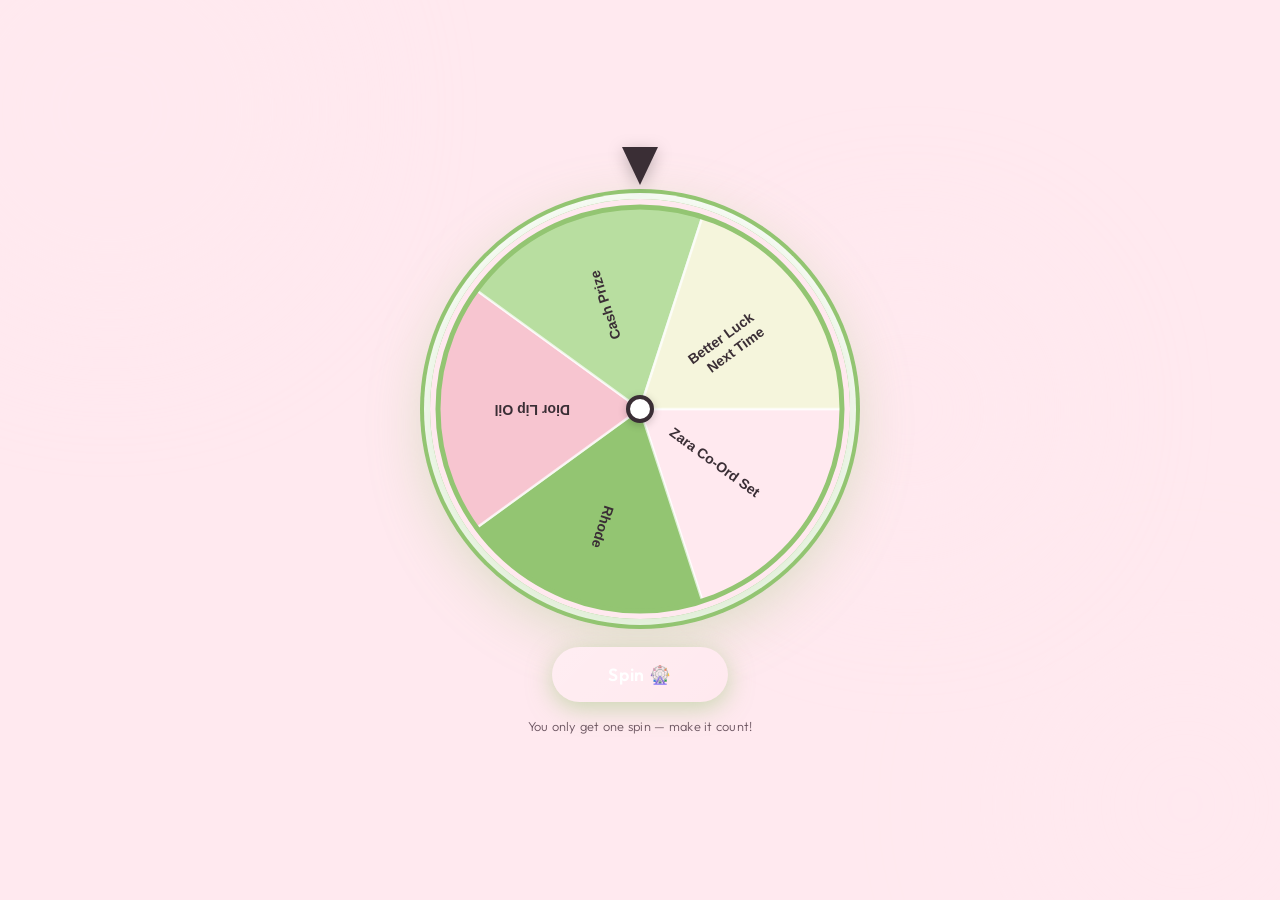
<file: index.html>
<!DOCTYPE html>
<html lang="en">
<head>
  <meta charset="UTF-8" />
  <meta name="viewport" content="width=device-width, initial-scale=1.0" />
  <title>Spin to Win 🎉</title>
  <link rel="preconnect" href="https://fonts.googleapis.com" />
  <link rel="preconnect" href="https://fonts.gstatic.com" crossorigin />
  <link href="https://fonts.googleapis.com/css2?family=Playfair+Display:wght@500;700&family=Outfit:wght@300;400;600&display=swap" rel="stylesheet" />
  <link rel="stylesheet" href="style.css" />
</head>
<body>
  <div class="page-wrapper">

    <!-- Decorative floating blobs -->
    <div class="blob blob-1"></div>
    <div class="blob blob-2"></div>
    <div class="blob blob-3"></div>



    <main class="wheel-section">
      <!-- Pointer -->
      <div class="pointer-wrap">
        <div class="pointer"></div>
      </div>

      <!-- Wheel Canvas -->
      <div class="wheel-container">
        <canvas id="wheelCanvas" width="420" height="420"></canvas>
      </div>

      <!-- Spin Button -->
      <button id="spinBtn" class="spin-btn">
        <span class="spin-btn-text">Spin 🎡</span>
      </button>

      <p id="spinNote" class="spin-note">You only get one spin — make it count!</p>
    </main>

    <!-- Result Overlay -->
    <div id="resultOverlay" class="result-overlay hidden">
      <div class="result-card">
        <div class="result-emoji">🎉</div>
        <h2 class="result-title">You got:</h2>
        <p id="resultText" class="result-prize"></p>
        <p class="result-sub">Redirecting you to your surprise...</p>
        <div class="loader-bar"><div class="loader-fill"></div></div>
      </div>
    </div>

  </div>

  <script src="wheel.js"></script>
</body>
</html>
</file>
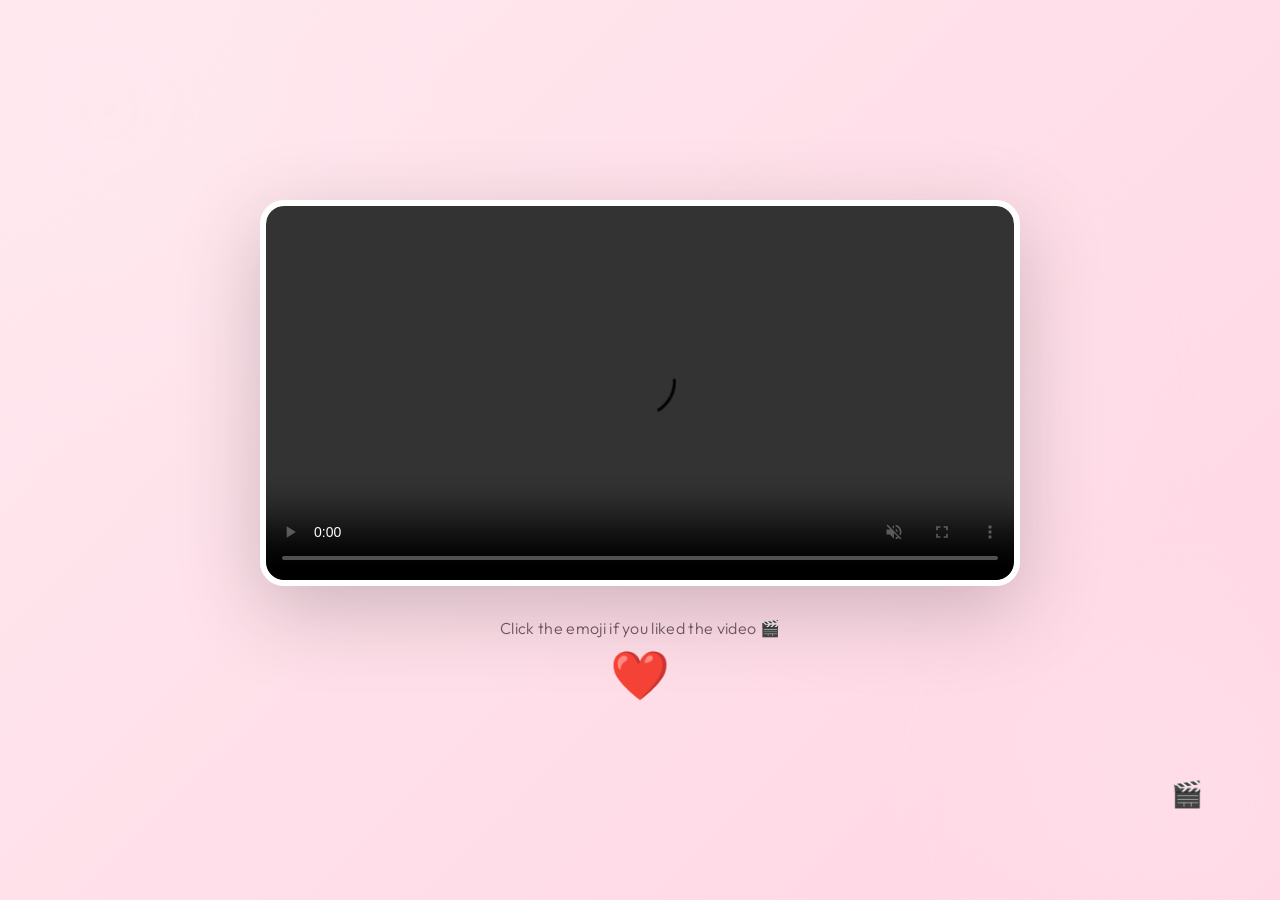
<file: video.html>
<!DOCTYPE html>
<html lang="en">
<head>
  <meta charset="UTF-8" />
  <meta name="viewport" content="width=device-width, initial-scale=1.0" />
  <title>For You 🎬</title>
  <link rel="preconnect" href="https://fonts.googleapis.com" />
  <link rel="preconnect" href="https://fonts.gstatic.com" crossorigin />
  <link href="https://fonts.googleapis.com/css2?family=Playfair+Display:wght@500;700&family=Outfit:wght@300;400;600&display=swap" rel="stylesheet" />
  <link rel="stylesheet" href="style.css" />
  <style>
    .video-page {
      min-height: 100vh;
      background: linear-gradient(135deg, #FFE9EF 0%, #ffd6e4 100%);
      display: flex;
      flex-direction: column;
      align-items: center;
      justify-content: center;
      padding: 60px 20px;
      position: relative;
      overflow: hidden;
    }

    .video-header {
      text-align: center;
      margin-bottom: 36px;
      z-index: 1;
    }

    .video-label {
      font-size: 0.85rem;
      letter-spacing: 0.2em;
      text-transform: uppercase;
      color: var(--green);
      font-weight: 600;
      margin-bottom: 10px;
    }

    .video-title {
      font-family: 'Playfair Display', serif;
      font-size: clamp(2rem, 5vw, 3.2rem);
      color: var(--text-dark);
      margin-bottom: 10px;
    }

    .video-subtitle {
      font-size: 0.95rem;
      color: var(--text-mid);
      font-weight: 300;
    }

    /* Video frame */
    .video-frame {
      z-index: 10;
      position: relative;
      max-width: 760px;
      width: 92%;
      border-radius: 24px;
      overflow: hidden;
      box-shadow: 0 24px 80px rgba(58, 46, 53, 0.25);
      border: 6px solid #fff;
      animation: revealVideo 0.8s cubic-bezier(0.34, 1.56, 0.64, 1) both;
    }

    @keyframes revealVideo {
      from { opacity: 0; transform: translateY(40px) scale(0.95); }
      to   { opacity: 1; transform: translateY(0) scale(1); }
    }

    .video-frame::before {
      content: '';
      position: absolute;
      inset: -12px;
      border-radius: 30px;
      background: linear-gradient(135deg, var(--green), var(--pink));
      z-index: -1;
      filter: blur(20px);
      opacity: 0.55;
    }

    .video-frame video {
      width: 100%;
      display: block;
      border-radius: 18px;
    }

    /* Sparkles */
    .sparkle {
      position: absolute;
      font-size: 1.6rem;
      animation: floatSparkle 4s ease-in-out infinite;
      z-index: 0;
      pointer-events: none;
    }

    .sparkle:nth-child(1) { top: 8%;  left: 6%;  animation-delay: 0s; }
    .sparkle:nth-child(2) { top: 10%; right: 8%; animation-delay: 1s; }
    .sparkle:nth-child(3) { bottom: 14%; left: 5%;  animation-delay: 2s; }
    .sparkle:nth-child(4) { bottom: 10%; right: 6%; animation-delay: 0.5s; }

    .video-footer {
      margin-top: 32px;
      text-align: center;
      z-index: 11;
      position: relative;
    }

    .video-footer p {
      font-size: 1rem;
      color: var(--text-mid);
      font-weight: 300;
      margin-bottom: 14px;
      letter-spacing: 0.02em;
    }

    .heart-btn {
      font-size: 3rem;
      background: none;
      border: none;
      cursor: pointer;
      display: inline-block;
      transition: transform 0.15s ease;
      line-height: 1;
      user-select: none;
    }

    .heart-btn:hover {
      transform: scale(1.2);
    }

    .heart-btn.pop {
      animation: heartPop 0.4s cubic-bezier(0.34, 1.56, 0.64, 1);
    }

    @keyframes heartPop {
      0%   { transform: scale(1); }
      50%  { transform: scale(1.5); }
      100% { transform: scale(1); }
    }
  </style>
</head>
<body>
  <div class="video-page">

    <!-- Background blobs -->
    <div class="blob blob-1"></div>
    <div class="blob blob-2"></div>
    <div class="blob blob-3"></div>

    <!-- Floating sparkles -->
    <span class="sparkle">🎬</span>
    <span class="sparkle">✨</span>
    <span class="sparkle">💫</span>
    <span class="sparkle">🌸</span>



    <!-- Looping Video -->
    <div class="video-frame">
      <video
        id="mainVideo"
        src="video.mp4"
        autoplay
        loop
        muted
        playsinline
        controls
      ></video>
    </div>

    <!-- Heart section -->
    <div class="video-footer">
      <p>Click the emoji if you liked the video 🎬</p>
      <button class="heart-btn" id="heartBtn" title="Like">❤️</button>
    </div>

  </div>


  <script>
    // Heart click — pop then redirect
    const heartBtn = document.getElementById("heartBtn");
    heartBtn.addEventListener("click", () => {
      heartBtn.classList.remove("pop");
      void heartBtn.offsetWidth;
      heartBtn.classList.add("pop");
      setTimeout(() => {
        window.location.href = "gallery.html";
      }, 420);
    });
  </script>

</body>
</html>
</file>
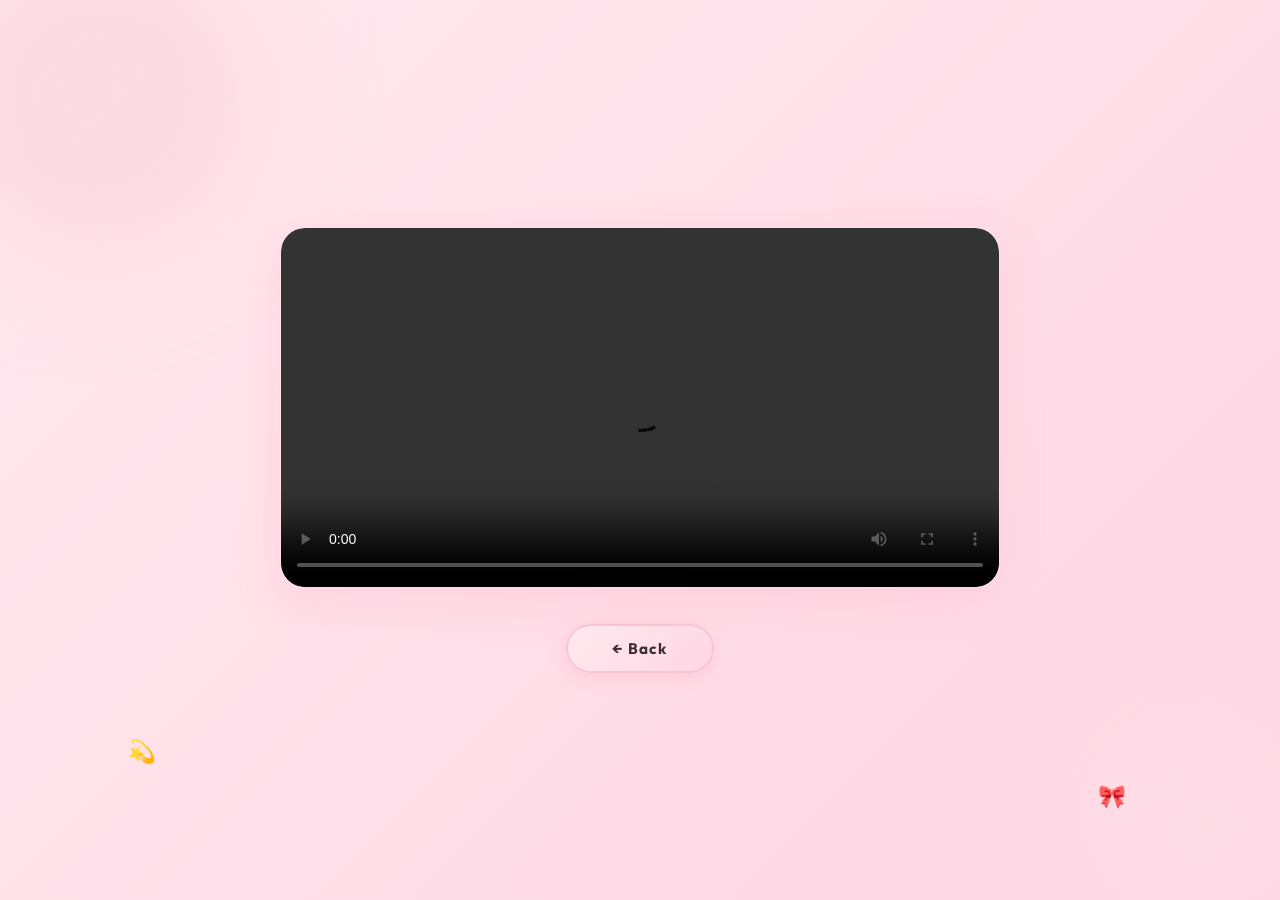
<file: video2.html>
<!DOCTYPE html>
<html lang="en">
<head>
  <meta charset="UTF-8" />
  <meta name="viewport" content="width=device-width, initial-scale=1.0" />
  <title>For You 🎀</title>
  <link rel="preconnect" href="https://fonts.googleapis.com" />
  <link href="https://fonts.googleapis.com/css2?family=Outfit:wght@300;400;600;700&display=swap" rel="stylesheet" />
  <link rel="stylesheet" href="style.css" />
  <style>
    .video2-page {
      min-height: 100vh;
      background: linear-gradient(135deg, #FFE9EF 0%, #ffd6e4 100%);
      display: flex;
      flex-direction: column;
      align-items: center;
      justify-content: center;
      padding: 60px 20px;
      position: relative;
      overflow: hidden;
      font-family: 'Outfit', sans-serif;
    }

    /* Decorative blobs */
    .blob {
      position: absolute;
      border-radius: 50%;
      filter: blur(60px);
      opacity: 0.35;
      pointer-events: none;
    }
    .blob-1 { width: 340px; height: 340px; background: #f7c5d0; top: -80px; left: -80px; }
    .blob-2 { width: 260px; height: 260px; background: #FFE9EF; bottom: -60px; right: -60px; }

    /* Floating sparkles */
    .sparkle {
      position: absolute;
      font-size: 1.4rem;
      animation: floatSparkle 5s ease-in-out infinite;
      pointer-events: none;
      user-select: none;
    }
    .sparkle:nth-child(1) { top: 8%;  left: 6%;  animation-delay: 0s; }
    .sparkle:nth-child(2) { top: 12%; right: 8%; animation-delay: 1s; }
    .sparkle:nth-child(3) { bottom: 15%; left: 10%; animation-delay: 2s; }
    .sparkle:nth-child(4) { bottom: 10%; right: 12%; animation-delay: 0.5s; }
    @keyframes floatSparkle {
      0%, 100% { transform: translateY(0); }
      50%       { transform: translateY(-12px); }
    }

    /* Video card */
    .video-card {
      position: relative;
      z-index: 1;
      width: 100%;
      max-width: 720px;
      background: rgba(255,255,255,0.55);
      border: 1px solid rgba(255,200,220,0.5);
      border-radius: 24px;
      box-shadow: 0 12px 48px rgba(255,150,180,0.2);
      backdrop-filter: blur(14px);
      overflow: hidden;
    }

    .video-card video {
      width: 100%;
      display: block;
      border-radius: 24px;
    }

    /* Back button */
    .back-btn {
      position: relative;
      z-index: 1;
      margin-top: 36px;
      display: inline-block;
      padding: 13px 44px;
      background: linear-gradient(135deg, #FFE9EF, #ffd6e4);
      color: #3a2e35;
      font-family: 'Outfit', sans-serif;
      font-size: 0.95rem;
      font-weight: 700;
      letter-spacing: 0.08em;
      border: 2px solid #f7c5d0;
      border-radius: 50px;
      text-decoration: none;
      box-shadow: 0 4px 18px rgba(255,150,180,0.3);
      transition: transform 0.2s ease, box-shadow 0.2s ease;
    }
    .back-btn:hover {
      transform: scale(1.05);
      box-shadow: 0 8px 28px rgba(255,150,180,0.45);
    }
  </style>
</head>
<body>
  <div class="video2-page">
    <!-- Blobs -->
    <div class="blob blob-1"></div>
    <div class="blob blob-2"></div>

    <!-- Sparkles -->
    <span class="sparkle">💫</span>
    <span class="sparkle">🎀</span>
    <span class="sparkle">🌸</span>
    <span class="sparkle">✨</span>

    <!-- Video -->
    <div class="video-card">
      <!-- Replace "your-video.mp4" with your actual video filename -->
      <video controls autoplay>
        <source src="video2.mp4" type="video/mp4" />
        Your browser does not support the video tag.
      </video>
    </div>

    <a href="gallery.html" class="back-btn">← Back</a>
  </div>
</body>
</html>
</file>
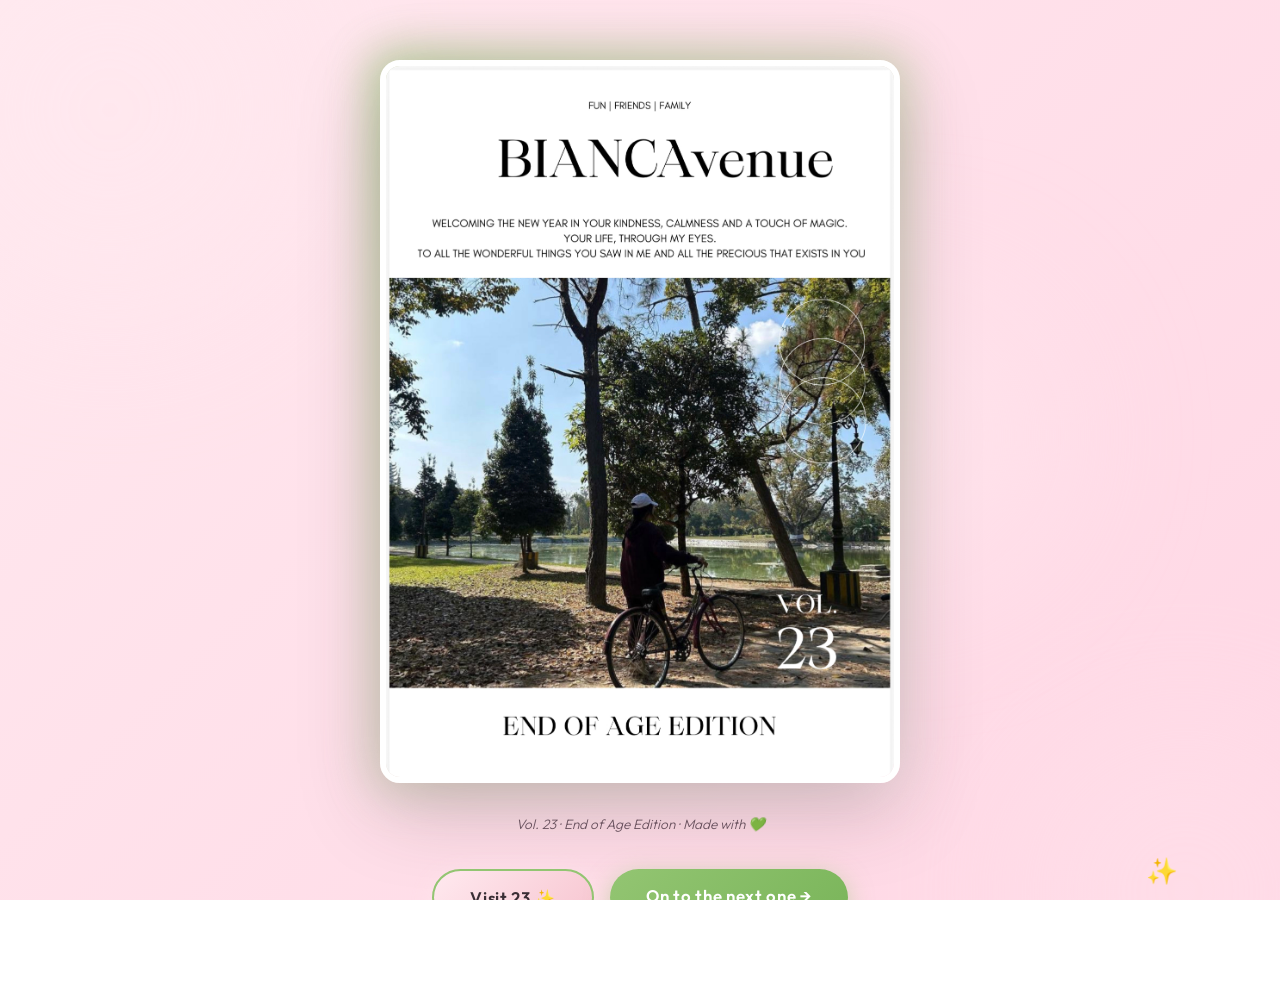
<file: yearbook.html>
<!DOCTYPE html>
<html lang="en">
<head>
  <meta charset="UTF-8" />
  <meta name="viewport" content="width=device-width, initial-scale=1.0" />
  <title>BIANCAvenue Vol. 23 📸</title>
  <link rel="preconnect" href="https://fonts.googleapis.com" />
  <link rel="preconnect" href="https://fonts.gstatic.com" crossorigin />
  <link href="https://fonts.googleapis.com/css2?family=Playfair+Display:wght@500;700&family=Outfit:wght@300;400;600&display=swap" rel="stylesheet" />
  <link rel="stylesheet" href="style.css" />
  <style>
    .yearbook-page {
      min-height: 100vh;
      background: linear-gradient(135deg, #FFE9EF 0%, #ffd6e4 100%);
      display: flex;
      flex-direction: column;
      align-items: center;
      justify-content: center;
      padding: 60px 20px;
      position: relative;
      overflow: hidden;
    }

    .yearbook-header {
      text-align: center;
      margin-bottom: 40px;
      z-index: 1;
    }

    .yearbook-label {
      font-size: 0.85rem;
      letter-spacing: 0.2em;
      text-transform: uppercase;
      color: var(--green);
      font-weight: 600;
      margin-bottom: 10px;
    }

    .yearbook-title {
      font-family: 'Playfair Display', serif;
      font-size: clamp(2rem, 5vw, 3.2rem);
      color: var(--text-dark);
      margin-bottom: 10px;
    }

    .yearbook-subtitle {
      font-size: 0.95rem;
      color: var(--text-mid);
      font-weight: 300;
    }

    /* The yearbook image frame */
    .yearbook-frame {
      z-index: 1;
      position: relative;
      max-width: 520px;
      width: 90%;
      animation: revealBook 0.8s cubic-bezier(0.34, 1.56, 0.64, 1) both;
    }

    @keyframes revealBook {
      from { opacity: 0; transform: translateY(40px) scale(0.95); }
      to   { opacity: 1; transform: translateY(0) scale(1); }
    }

    .yearbook-frame::before {
      content: '';
      position: absolute;
      inset: -12px;
      border-radius: 28px;
      background: linear-gradient(135deg, var(--green), var(--pink));
      z-index: -1;
      filter: blur(20px);
      opacity: 0.6;
    }

    .yearbook-image {
      width: 100%;
      display: block;
      border-radius: 20px;
      box-shadow: 0 24px 80px rgba(58, 46, 53, 0.25);
      border: 6px solid var(--white);
    }

    /* Sparkles */
    .sparkle {
      position: absolute;
      font-size: 1.6rem;
      animation: floatSparkle 4s ease-in-out infinite;
      z-index: 0;
      pointer-events: none;
    }

    .sparkle:nth-child(1) { top: 8%;  left: 8%;  animation-delay: 0s; }
    .sparkle:nth-child(2) { top: 12%; right: 10%; animation-delay: 1s; }
    .sparkle:nth-child(3) { bottom: 15%; left: 6%;  animation-delay: 2s; }
    .sparkle:nth-child(4) { bottom: 10%; right: 8%; animation-delay: 0.5s; }

    @keyframes floatSparkle {
      0%, 100% { transform: translateY(0) rotate(0deg); opacity: 0.8; }
      50%       { transform: translateY(-14px) rotate(20deg); opacity: 1; }
    }

    .yearbook-footer {
      margin-top: 32px;
      text-align: center;
      z-index: 1;
    }

    .yearbook-footer p {
      font-size: 0.85rem;
      color: var(--text-mid);
      font-weight: 300;
      font-style: italic;
    }

    .btn-row {
      display: flex;
      gap: 16px;
      flex-wrap: wrap;
      justify-content: center;
      margin-top: 36px;
      z-index: 1;
    }

    .next-btn {
      padding: 16px 36px;
      background: linear-gradient(135deg, var(--green), #7ab55a);
      border: none;
      border-radius: 50px;
      cursor: pointer;
      font-family: 'Outfit', sans-serif;
      font-size: 1.05rem;
      font-weight: 600;
      color: #fff;
      letter-spacing: 0.04em;
      box-shadow: 0 6px 24px rgba(147, 197, 114, 0.5);
      transition: transform 0.2s ease, box-shadow 0.2s ease;
      position: relative;
      z-index: 1;
      text-decoration: none;
      display: inline-block;
    }

    .next-btn:hover {
      transform: translateY(-3px) scale(1.03);
      box-shadow: 0 12px 36px rgba(147, 197, 114, 0.65);
    }

    .next-btn:active {
      transform: translateY(0) scale(0.98);
    }

    .visit-btn {
      padding: 16px 36px;
      background: linear-gradient(135deg, var(--pink), #f7c5d0);
      border: 2px solid var(--green);
      border-radius: 50px;
      cursor: pointer;
      font-family: 'Outfit', sans-serif;
      font-size: 1.05rem;
      font-weight: 600;
      color: var(--text-dark);
      letter-spacing: 0.04em;
      box-shadow: 0 6px 24px rgba(255, 233, 239, 0.6);
      transition: transform 0.2s ease, box-shadow 0.2s ease;
      text-decoration: none;
      display: inline-block;
      z-index: 1;
    }

    .visit-btn:hover {
      transform: translateY(-3px) scale(1.03);
      box-shadow: 0 12px 36px rgba(255, 197, 208, 0.7);
    }

    .visit-btn:active {
      transform: translateY(0) scale(0.98);
    }
  </style>
</head>
<body>
  <div class="yearbook-page">

    <!-- Background blobs -->
    <div class="blob blob-1"></div>
    <div class="blob blob-2"></div>
    <div class="blob blob-3"></div>

    <!-- Floating sparkles -->
    <span class="sparkle">✨</span>
    <span class="sparkle">🌸</span>
    <span class="sparkle">💫</span>
    <span class="sparkle">🎀</span>



    <!-- Single Yearbook Image -->
    <div class="yearbook-frame">
      <img
        src="yearbook.jpg"
        alt="BIANCAvenue Vol. 23 — End of Age Edition"
        class="yearbook-image"
      />
    </div>

    <!-- Footer note -->
    <div class="yearbook-footer">
      <p>Vol. 23 · End of Age Edition · Made with 💚</p>
    </div>

    <!-- Button row -->
    <div class="btn-row">
      <a href="https://drive.google.com/file/d/1LGEdnSXuCDNOIltFK_ye0uU0SjT02D5m/view?usp=sharing" target="_blank" class="visit-btn" id="visitBtn">Visit 23 ✨</a>
      <a href="video.html" class="next-btn" id="nextBtn">On to the next one →</a>
    </div>

  </div>
</body>
</html>
</file>
<file: style.css>
/* ===========================
   CSS RESET & BASE
=========================== */
*, *::before, *::after {
  box-sizing: border-box;
  margin: 0;
  padding: 0;
}

:root {
  --pink:  #FFE9EF;
  --green: #93C572;
  --cream: #F5F5DC;
  --text-dark: #3a2e35;
  --text-mid:  #6b5460;
  --white: #ffffff;
  --shadow: 0 8px 40px rgba(147, 197, 114, 0.25);
  --shadow-strong: 0 16px 60px rgba(147, 197, 114, 0.4);
}

html, body {
  height: 100%;
  font-family: 'Outfit', sans-serif;
  color: var(--text-dark);
  overflow-x: hidden;
}

/* ===========================
   PAGE WRAPPER — gradient bg
=========================== */
.page-wrapper {
  min-height: 100vh;
  background: linear-gradient(135deg, var(--pink) 0%, var(--pink) 100%);
  display: flex;
  flex-direction: column;
  align-items: center;
  justify-content: center;
  padding: 40px 20px 60px;
  position: relative;
  overflow: hidden;
}

/* ===========================
   DECORATIVE BLOBS
=========================== */
.blob {
  position: absolute;
  border-radius: 50%;
  filter: blur(80px);
  opacity: 0.45;
  pointer-events: none;
  animation: floatBlob 8s ease-in-out infinite alternate;
}

.blob-1 {
  width: 420px; height: 420px;
  background: var(--pink);
  top: -100px; left: -100px;
  animation-delay: 0s;
}

.blob-2 {
  width: 350px; height: 350px;
  background: var(--pink);
  bottom: -80px; right: -80px;
  opacity: 0.3;
  animation-delay: 2s;
}

.blob-3 {
  width: 280px; height: 280px;
  background: var(--pink);
  top: 30%; left: 60%;
  opacity: 0.5;
  animation-delay: 4s;
}

@keyframes floatBlob {
  from { transform: scale(1) translate(0, 0); }
  to   { transform: scale(1.15) translate(20px, 20px); }
}

/* ===========================
   HEADER
=========================== */
.hero-header {
  text-align: center;
  margin-bottom: 36px;
  z-index: 1;
}

.hero-subtitle {
  font-size: 0.9rem;
  letter-spacing: 0.18em;
  text-transform: uppercase;
  color: var(--green);
  font-weight: 600;
  margin-bottom: 10px;
}

.hero-title {
  font-family: 'Playfair Display', serif;
  font-size: clamp(2.4rem, 6vw, 4rem);
  color: var(--text-dark);
  line-height: 1.15;
  margin-bottom: 12px;
}

.hero-desc {
  font-size: 1rem;
  color: var(--text-mid);
  font-weight: 300;
}

/* ===========================
   WHEEL SECTION
=========================== */
.wheel-section {
  display: flex;
  flex-direction: column;
  align-items: center;
  gap: 28px;
  z-index: 1;
}

/* ===========================
   POINTER
=========================== */
.pointer-wrap {
  position: relative;
  width: 100%;
  display: flex;
  justify-content: center;
  margin-bottom: -14px;
  z-index: 10;
}

.pointer {
  width: 0;
  height: 0;
  border-left: 18px solid transparent;
  border-right: 18px solid transparent;
  border-top: 38px solid var(--text-dark);
  filter: drop-shadow(0 4px 8px rgba(0,0,0,0.25));
}

/* ===========================
   WHEEL CANVAS WRAPPER
=========================== */
.wheel-container {
  position: relative;
  border-radius: 50%;
  box-shadow: var(--shadow-strong), 0 0 0 6px var(--white), 0 0 0 10px var(--green);
  animation: wheelIdlePulse 3s ease-in-out infinite;
}

@keyframes wheelIdlePulse {
  0%, 100% { box-shadow: var(--shadow-strong), 0 0 0 6px var(--white), 0 0 0 10px var(--green); }
  50%       { box-shadow: 0 20px 70px rgba(147,197,114,0.55), 0 0 0 6px var(--white), 0 0 0 10px #7ab55a; }
}

#wheelCanvas {
  display: block;
  border-radius: 50%;
}

/* ===========================
   CENTER PIN ON WHEEL
=========================== */
.wheel-container::after {
  content: '';
  position: absolute;
  top: 50%; left: 50%;
  transform: translate(-50%, -50%);
  width: 28px; height: 28px;
  background: var(--white);
  border-radius: 50%;
  border: 4px solid var(--text-dark);
  box-shadow: 0 2px 8px rgba(0,0,0,0.2);
  z-index: 5;
}

/* ===========================
   SPIN BUTTON
=========================== */
.spin-btn {
  padding: 16px 56px;
  background: var(--pink);
  border: none;
  border-radius: 50px;
  cursor: pointer;
  font-family: 'Outfit', sans-serif;
  font-size: 1.1rem;
  font-weight: 600;
  color: var(--white);
  letter-spacing: 0.05em;
  box-shadow: 0 6px 24px rgba(147, 197, 114, 0.5);
  transition: transform 0.2s ease, box-shadow 0.2s ease, opacity 0.2s ease;
  position: relative;
  overflow: hidden;
}

.spin-btn::before {
  content: '';
  position: absolute;
  inset: 0;
  background: linear-gradient(135deg, rgba(255,255,255,0.2), transparent);
  border-radius: 50px;
}

.spin-btn:hover:not(:disabled) {
  transform: translateY(-3px) scale(1.03);
  box-shadow: 0 12px 36px rgba(147, 197, 114, 0.65);
}

.spin-btn:active:not(:disabled) {
  transform: translateY(0) scale(0.98);
}

.spin-btn:disabled {
  opacity: 0.4;
  cursor: not-allowed;
  transform: none;
}

/* ===========================
   SPIN NOTE
=========================== */
.spin-note {
  font-size: 0.8rem;
  color: var(--text-mid);
  font-weight: 300;
  letter-spacing: 0.02em;
  margin-top: -12px;
}

/* ===========================
   RESULT OVERLAY
=========================== */
.result-overlay {
  position: fixed;
  inset: 0;
  background: rgba(58, 46, 53, 0.55);
  backdrop-filter: blur(8px);
  display: flex;
  align-items: center;
  justify-content: center;
  z-index: 100;
  animation: fadeIn 0.4s ease;
}

.result-overlay.hidden {
  display: none;
}

@keyframes fadeIn {
  from { opacity: 0; }
  to   { opacity: 1; }
}

.result-card {
  background: var(--white);
  border-radius: 28px;
  padding: 48px 52px;
  text-align: center;
  max-width: 420px;
  width: 90%;
  box-shadow: 0 24px 80px rgba(0,0,0,0.2);
  animation: popIn 0.45s cubic-bezier(0.34, 1.56, 0.64, 1);
}

@keyframes popIn {
  from { transform: scale(0.7); opacity: 0; }
  to   { transform: scale(1);   opacity: 1; }
}

.result-emoji {
  font-size: 3.5rem;
  margin-bottom: 12px;
  animation: bounceEmoji 0.6s ease 0.3s both;
}

@keyframes bounceEmoji {
  0%   { transform: scale(0); }
  60%  { transform: scale(1.25); }
  100% { transform: scale(1); }
}

.result-title {
  font-family: 'Playfair Display', serif;
  font-size: 1.5rem;
  color: var(--text-dark);
  margin-bottom: 8px;
}

.result-prize {
  font-size: 1.8rem;
  font-weight: 700;
  color: var(--green);
  margin-bottom: 20px;
  letter-spacing: -0.01em;
}

.result-sub {
  font-size: 0.85rem;
  color: var(--text-mid);
  margin-bottom: 20px;
}

/* ===========================
   LOADER BAR
=========================== */
.loader-bar {
  background: #eee;
  border-radius: 50px;
  height: 6px;
  overflow: hidden;
}

.loader-fill {
  height: 100%;
  width: 0%;
  background: #000;
  border-radius: 50px;
  animation: loadFill 2.8s ease forwards;
  animation-delay: 0.5s;
}

@keyframes loadFill {
  from { width: 0%; }
  to   { width: 100%; }
}
</file>
